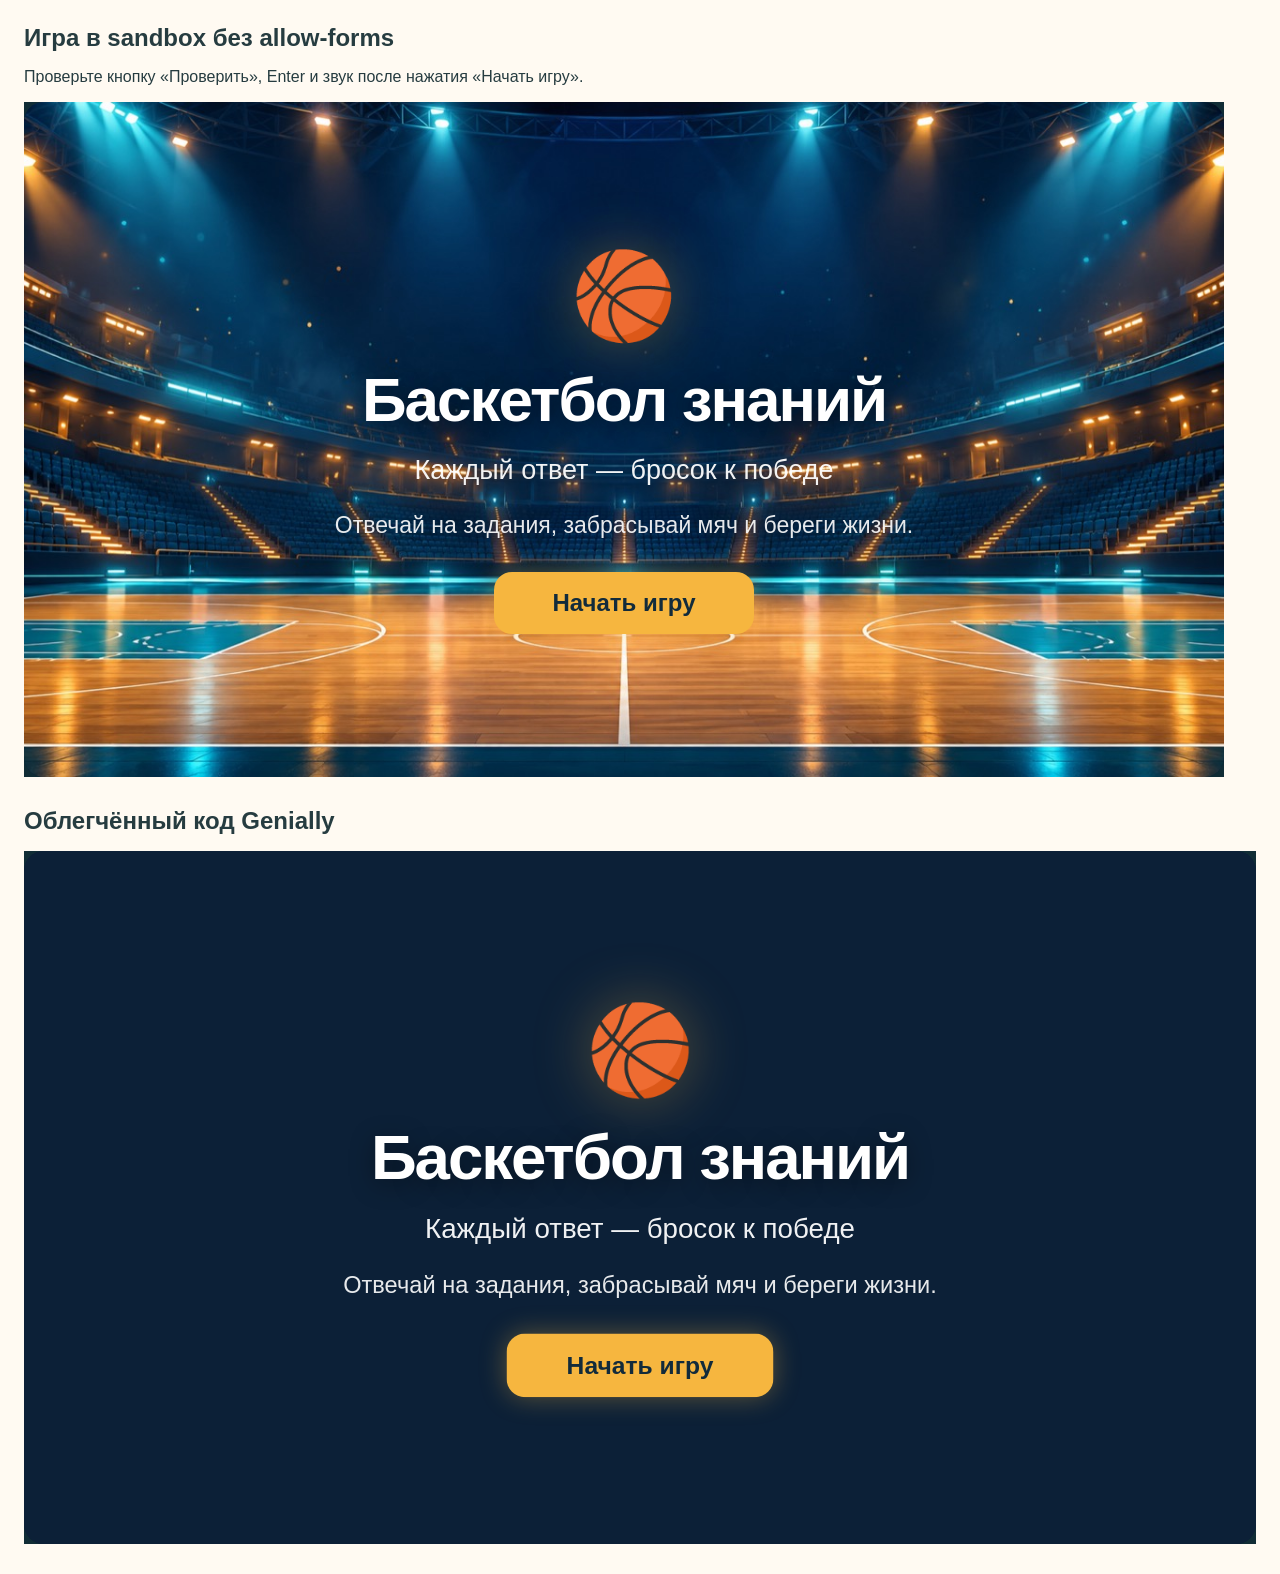
<file: qa/genially-sandbox.html>
<!doctype html><html lang="ru"><meta charset="utf-8"><meta name="viewport" content="width=device-width,initial-scale=1"><title>Проверка iframe без форм</title><style>body{margin:24px;font:16px Arial;background:#fffaf2;color:#263c40}iframe{width:min(100%,1200px);aspect-ratio:16/9;height:auto;border:0;display:block;margin-bottom:30px}h1{font-size:24px}</style><h1>Игра в sandbox без allow-forms</h1><p>Проверьте кнопку «Проверить», Enter и звук после нажатия «Начать игру».</p><iframe title="Автономная игра без форм" sandbox="allow-scripts" allow="autoplay" src="../game.html"></iframe><h1>Облегчённый код Genially</h1><iframe sandbox="allow-scripts" title="Баскетбол знаний" width="1200" height="675" style="width:100%;aspect-ratio:16/9;height:auto;border:0" allow="autoplay; fullscreen" allowfullscreen srcdoc="&lt;!doctype html&gt;&lt;html lang=&quot;ru&quot;&gt;&lt;meta charset=&quot;utf-8&quot;&gt;&lt;meta name=&quot;viewport&quot; content=&quot;width=device-width,initial-scale=1&quot;&gt;&lt;body style=&quot;margin:0;background:#0b1e36;color:white;font:18px Arial&quot;&gt;&lt;div id=&quot;loading&quot; style=&quot;padding:20px&quot;&gt;Загрузка игры…&lt;/div&gt;&lt;script&gt;(async()=&gt;{try{if(typeof DecompressionStream===&quot;undefined&quot;)throw Error(&quot;Откройте игру в современном браузере&quot;);const data=Uint8Array.from(atob(&quot;H4sIAAAAAAAAE929bZPjxpEg/F2/AkPNNIAhiAbA1wYb3SHp5LOe8Ni7O7pd73W3dkCiSEIDAhgA7BeRjNDL47V8cjw6r/fOu3fn9e7G+fnyfLjRmyXLkhwhf78l/4J+wf2EJzKrCiiA6J7Rrnx3vghpmihUZWVlZWZlZmUVDm950Ti7iok0y+bB0TOH8EcK3HDqNJJF4+hwRlzv6HBOMlcaz9wkJZnTWGST1qDBSkN3TpzGuU8u4ijJGtI4CjMSZk7jwveymeORc39MWvig+aGf+W7QSsduQByzcXSY+VlAjjY/2TzevrH5dPPR9s3Ne5svNr+RNh9vPt883ny++WTz68N9Wu0wza4CcgQoaqPIu1rO3WTqh7YxHLnjh9MkWoSe/axpWON2dzj3w9aM+NNZZpuGcWfo+WkcuFf2NPG9YRy4Y9LyMzJP7TEJM5KsESCiifXXz07dOWEFcz9UTMM4v9DMfl/v9/vnM3WtQ4XWLEozodlwHAVRYj9r9drjjjGcRGHWmrhzP7iyn0t8N9BSN0xbKUn8CQPAKScCiaPUz/wotBMSuJl/TobROUkmQXRhz3zPI+FwFCUeSVqJ6/mL1DYH8WWZBoM26QxYD+mYhHwkpmUY8eWQEabX78aXRW/[base64]/[base64]/GlhFpER+ZupTPXIzcMVeRRw6gf+mstP/TIpW1yoNHoVTLOaqDucCUVt2EWLcazljvG2gCzDOnIn0+1ckl6PhX1kqhPaY3WxM9s4CvXD3MVOwqi8cO17pFxlLTSzE2WqAeRQAPgI6YkJ93xQc8aZuQya7mBP63ohdnCW3KQk4BcDl9dpJk/uWpxPk5j0OIjkl0QEg4RQkmno/q1+4YhWWZ8KaECzvueTIZTN7bNbny51mcLrxX7QbAsKVGr3W2PvINh7HoeaCWzHV9KVjsXBM7vbSu+HJYwrcEFOuuLfUn+nBPXGhQ6GX/vEpfRBFXqTTLDUKUciEL7JMR2qOpOiMTe5Roe+HoIEFqenxDKQeMoWMzD3ekTSSzQsypzZheF7lnjwPI6VsfQgPMNw7AMFZTXOeh/[base64]/lHlVflKB8YOSFn5ddr99sjzhgX/[base64]/zwoW2sdbocI+RlTharjiI3yQkSAPnVD2ck8bOh4BoXDObP3SlZluw+UaRMiy5pfIlDwzFnO5AwnKy1TknAwNG63W5BAro27xqcjPn9EKcKLM0M5Xat08HM/DBbVhUY657XSaKL5Y6K7MW17LfLOQecc0Byc07rdoyO0W5XaDoQ1GUPHYQcHS6/PSQGx0tKYzdcAlK2WVbYtMo8Ohel2+wLHXTzDgqF3S6W6AkhHozmBu3cN5hjip4nuqNogLHpQW25a/vVaQfRRilMmE6uAxEKuEjRhW1IFsNcQk+otCZ126NOlwyqvNoV1yGLcRxnQeSjklavkMAm8zi7qqjuUo3yEl7ldmpPAtbI0EZlxazA0v1wHCWgDUvLbb/X9tom8db6zJ/O6HrvptmytAYiBW/5cwgXuWE2rK6D9rOmaZbeU+GG1bzr9YziVaUb6RoHyDR3Kpb1dUnhYf39u9J96CSV3GTsekTKZmROhsTzMzCvJKyaSgmZuz7oPFQuxJMmSTSX4iQCGZdSCLLo0t19qRIjK088apeS6zwySbtXcpVuckAGzAHpmwNr5B1Ixh3+MHClXjd/Ij105tVCuHLvqtb9uKCsd2AY1eW9ZXGhydm9y6xtZPfejquRW6MHncqC1Cn7GUXFsvdEzW8viWLWpwILPniZ0rOT3qjXnnSNsjlOA3EifgYi16aBBaouKFxJN7upltsq+FgOM8zd0I8XEMWMwrLB7WJgbVkTKPpzxYov1ad1JoyBKgQMBHcL1/Ay/fX2td4+5R1vXKPP+wce8ayONywRBlS4xfWUhXyIVOY4BotE6eE4KgZxWWg6XW/ktQtDeNcS6+xaknV2QNWS1Lu79tXuAmYcDMv40OK2UdKo1EAUpl9sQ5mgAI3PO9ZSVRp5dK77NHaV0KxDPDLuWu0K2l3LG4zH9TbV9cZTyW49KgkBXf5TEkz40lZrx/AgctnwutFX2Z0Dt3YOumVrzrZx12IWBV7eAzfOcuHvdUW75mtMd9Uu2BUN4tWIRs/0BuO+a5TCEKKUIPe0uZi0h6KC7BnVbssrrRidufN062i3a3lta2JVR9k78AbGjuG6G+AobUnM3Wy2FLdw5Bfc+SjxXemem81kTb7/8kvfl16+iNgzbuuIy79uWmQ+LE9V4QoFWbLrY1S6P2HWhoPWxhnf8dK7ZF4KX9GQLHfYLqn3mj9f8R0aLtO6hQBK3enQX4skSZSUBj2PwgjtOWFk+oDMh/kmDXU940vJc9MZgZBL1/V63WujaRWToqoey0wr2DN1Rs4TDJSiSVXudhruym99s3ScEBK2ivKnius/3Y5YXeD/OnNGjN1xmz2XYzF2jqxTohhf/2q2DnDz5+uGjLl7VL+BB90F/jlJl3SzjpakY9gXY/t2tCjz5ySpMwjynaOyjkJwuNkUxddtOmFLDZvX4yc6C92aEBAnrdUt1uhOnetTwe6amFBZ3cVLIQhjoT0JRIgW2c58P+2W6niRZtGcNed8WL+hy7bUaqnCx0qD0NygfAqW5/[base64]/e+A47eM+MoTDPpeTd9SDKYPnglOZKiqJJzJC2fkSRag6RjNybOuRssiHN0P0v8cKrgk6onBC0kZf9k7/CoIZ/tT7Wxc6Qs5T3ZlvfceTyUNfkQfgcZ/DyCn1P82YCfjxYRPDTkhi3vPds+GMrrk/GZqg7z3tOr+SgKUmcJUpra8u9+JmtjL8ps+cuPZc3zz235dx/LWjy35S/fk7WQPLLlr3709/CL/Qho0X+FX+zHlBb9En6xH344ya5s+au3/07WYt+W/+l1WXPjOIkuocLbsuaGU2z/9t/LWpb4/PE/fiBrsZu4QUACePtLWYtJEtvyV//ul7KWRbb81V/+layh1nWTJLpgBWM/Gdvyl49lLV3MoeFPZC1OIg9+vgvoZPDr/4Nf8ONtWQujjP7+kay5QTxzbfm/vydrI5LBr/dlberO5/DzA1nLZrT0E1nzSIA/P5S1wJ2PPPj9G1mbL2z5v38ma6k/hUb/9JasRXMyhZ8/krXAi7LUlr96/f+VteLnupiWMPKIo2TuVGOCqblZlvijRUZSR5ZV5+jB4e1l5k7Xt5fFm/XRbZ4SsT7cp++PHgDUySJETSDBCnJJvRGNW2ITN0iJChyZc0W0SMbEYcyItdWhP1FouR6QcJrNjrqGYajZDOJ6L4KRpcib/7r5Yvv65rPtW5vfbB5L2zc2v9l8sn178+nmi81n0uZDeNx8DiK4fVdGB0+Ko9QxNI/E2cwxhgIOGHdDM81RVOdoeTHzA6Lsn6b7ekbSjOFyEkfp2Woly+reXhylhyUM1ThKm801hZqTIHEv/nUSLWJFXRZ9KML4EOYtx5GXcmV4P9++tfnV5vPtO9L2/958svlg+9b2dXjcfCShovli897m080nMuztIB0hgOs0m3GU4mBHbuCGY+KYQzqaHYz39lgVdVlGx6HosLfN5nD39Tp/3WoN6cj9icLhVQay+Wjz8ebx5tPt69t3tm/CfJSGRAuKIT2W1WFCskUSMt7Q08AfEwUHqMVR2jLVdZnMbjJdzCEqdSOZ2biWiC/vglzGCUlTPwoVGNWaFbtZNFd2usFCyrySVO2p2UTOOup1KgT4hzJnfrD5zfYtXCM+5bQQGJmxKlXRMgh6MiVUbIasYzrf45lTjK3ZPAMUbo1nNcT/LSxHnM7VzhhMf6KMZ4xAtO8KYXhFEqSkqH16Kuf04IjN3SzHjU1dHKWqjuXK/isnbuu151r/9qy5z1l3HM3nbug5WOMY/z0xzuzS8EDuYIj4FoXNYc0YOw9zNPyJciJPEncsa7LH/mb49wwc32DhkVRhjVV1SXFwnYKJtJHwMKTkAC2pyHMKzm2OGG+USMKG4Thy+ijJ5AozwrR6ZJoQmNca1jyROS6iKF8rvBX9cSZTDVSjWs52VEtZIrfvbH4tobL8cPPR5tPtGxKwKmob0JwM53pZbDbzCqjun4+8K4UWqGs6GggQjIEu9TSllY/leRJFmWzLc6Sdxls1ObCbyA1GobxaCSXgjifzclkUk8TNogSSbmV1WZpXhKBR+0gptLaqyRhJOAdbD/JywyiZu0FDvhkfsKPBtiv3P3ITLlysV6gnawVdmrxc1uQv/5sMvdNYm9PIkgVpFGJY2y04KuUu0VapY8RR4o4fkmxXhfAXTLjr69FBCFV1+ViW7QJ7RkhWA8aRZgnJxrOrfCQ3EnBEpn4oqpbcgg3PnWJ6AGESngOTwx5/WmX0X2y+2HwIXL19ffOrzSeb9zePwUDfvrF9VwL9u30dF9mP0Ej/SGIw8gU1ioEIJPSW+GYtayT0uCCgo/a9iQLVQBIYMt5h1U75OXQpleDwLpLoIt3RlNCJqqdx4GfK/unp6em+qtOwuJJEF85REl3oWeLPFVWFpdchodcEJLgeLHFYEl2AuZlz1VKumwvOd7jLJGuAlj53Y9off5fgC4aYvCerWGVMgqCo48GCxdUAvIKppx4hOl9OA3i0Iauq/mrkh4osq8LP6+oWTH8j0wT+vCrWvqxh8bViPKTrK9BhF/aJnPqhrMnjKIUlxIXfQTSFf+Hn3L2Ef/2wdl2p4sFeXI/JdUOT/JC7TqXRCSOPfXm1OpHRlZA1GfwIWZPRiQDEZ/QZ3QdAHn0HQH0hazJ6DbImo8tQN5JjQN9G9mFonLBXZ5x8J3K6ACKD1yNrsh9mdYDqCKzJmgwu5C2YohvoKB/OUX1J9GBEw9AtMkevGouP5F3ynch3GMOvZU3+C1mTb8uavHryZBX6K39fgb67nH6y+Xjz/uaj7RvbN5mlRc09DAB8uHksnZ7KTQ6OQ1tzVPdPjNbBGXM2xjNVXYKOpttVznjGjACspWtnX8MpoSCateqbjTbMR0srq/k8FdhRi23zuLV9d/PvW5v/JqJa5XNOupl6jc24rmrp/4zW8efbd5/CMRAhXjdpQs9AxnQxAkM6XcRgd5VWQkrXih32F/JqVSl6JTfN5m7ykCQVerL1AiM7opWD5irWpzAABVpriAMAzNiziNa6sMnTxWhvL13EIpVR5I7l+QIiQmhBgNG0GKWLWNawXjNdjJrQasgpny5G14JgzYW2YrvarotehS5jsATjbNZqcd8K39CpqHhSgnMBqx2yOz/7RCepzuh9kneHoErenbgKMvgqeKpxlB45ZdijhLgPh6xS02EOIF3TvzmPthYhIRLBiSAQKG/74BBWDulyHoSp05hlWWzv719cXOgXbT1KpvvmwcFgH0J/[base64]/ip1NIAwv+ufMssN4raPATsEicHn8C4JLWXJVpk+1znqMnjJuJuakfHAI+WzSOHDT1GkUu40NCVNdhJnDYn1O0tSdsglkb1hHKoS3Yzc8erDm8aooUQTnHWLRQFLqsj8XBAqjnaou6XjBXhpSOjcdBh1bUCsW6K5hY2omq2pemRKGuvEn5tkxc/et/Fc7/9U503i1W44Dumrih8RbrfhrsRRMkTRzhE6bPJDAJJyKGURJcAx7e/unp8qxDR79CnzOVbqYrwJ/vsJ48IoHhlfcmVuhU6KejlZsPYQ1++QvXjk7XR4LJWxpRE7d27u1fyIsm0tLW4vvVTa5jChQptEIKZ2X/DXSrp7OdLEriUq4mJPEH4Mfy4TFnyhwTjWaQEQS3KUUBUderRL3gsdYLcMwVqtbUML8C660FkFAEcL11ClqCEINcnS8wn9v70/LYo2EBmt+hQ6pWvsedwVWsCGA7++WK3j+OZTul0tj/3QExbFfLtegUCqX3YGyO2LZye9+9uXHX739t2c7/Z387mP7bKe/k6/e/quvXv8pvmiJL5RTT9WUY+fUQ9Rvm7r49sv3ofAVq1T2AZa1uUlDpe98EUzdxFnKX34u27Ji7lsqRAI+ow8dfPgCHtr04asf/JS+atOnv4YnC57Ww9RJBcy//PzLz7784qsf/PSrH/w129qhncEezZDzyP4rJ83W2fGp1zxNm/Dv/[base64]/u0dS0aRSCdTVcpRui3TFULm6a6RnP4xDwrx0e/Bll2A6g5wruxU7+WCLQFC4qKpK4NlGJEMo9vXjfAZpMNkMkwmstTFqBCfmEhzgcAT1FuUyd+rWrK7SV9RcUBiFK8fYDeYR6dZgC1URn0AwWFSN3nUrTmOxjRIqMCBfZGmmMvqrPlmqmCMWWGY1mRbVkV9dQ/vc7VK2O3LHpIQlADTGyUY/vUu3uqn3rNFWgA/fjUu6sqx/YJefEs1w/HqzzqvzpR1OZp6+7+K3e0s/2pulqdYOCRAs5jQbccUdWcpnTJKK1ITMi10cKbkszpmpYWQjJUOOW7e4I2mS7cxFOQ/1st2qIaqaOlRWQyt8hTyPxxlrFvg2Gt/9FLGqG/Xlzv9BMn/txNrhR1yXqkW0MMsZ3NIVF/4cRrSAeHUoNqGU4cmCQlj3ClizkFLlQFJlYrTEyTnGYk9VNZzSMO2AgiS3x4zM3jjydY4WwohMIwLC+7I4iFoWRodeExHiMToiwISkXSV3BVKrhyKubc5rJhYsga9HkBAuVek9UliPGI1ls/mRxCF3TEOWlxgMc4ryiJrmrn72DU9JU7SktvkBLHinto7O2N7liO45jHLawZRxdKy9XM/ZFq5wX0WWgfhAxwEE1LgIGI+RvTgHfwxCZGcStzube3/[base64]/CwU2XlrdK4eUmGbu5dK3qtmkpZp3M1fmJrQSC0eRucqDRizDpcQpqF7QBpDSytGth4+s1YVdfjMTsaasxwHUUjovEDS2v91/3vf1WO4M0nBn9Rh9Sc8xKSycG/RQkxnk46PpZKHWSS1SWOo/C/Pa9PwgIWdzx8+Ko80mgRd+N2PdPC8cVc4cQOZWzDPR1FA3FBh1Ye71VMfwg95g0fsnGeqp9GcKJFzFOk+7P5QCHt7kc5y+uuAzRdB5scAjjHTNIo8p4DJNhgRKgeD+3usn5yjnksS90r3U/zLsd/boz+YWDiOA+BzIcEHck6SK8X3nCNWN9cgvsf3HCrkguC0enO/xQjyrkuoiDUoBkqk+WqFeCf+WckPp5tyTuocLVMeY0zVnZjHadpkcYZhPkmww3uf4Emfc3Kc2qmeRd+J4Mqu78Cy8YKbQoS/FN55xNLu2cy6sJ0K/Suu6jgO/01HvFopj/CswXO0yS2Hxh739lh8p5wEChZQHiKT9/bKb3VB5+QaReO/aIfaIz1XCirtPn8+Mvb2yrUZiaBbeVc58mAArateXwHe5SomL2xV2h86JdwwDKZdRImX2ku4f80+aWz+ZvPB9vXN4+2b2x83tMbmF9vXN1/gRt3rm0/KhR9iltSviuK/wlqfb76ABwj5vy8W/N32TSx4E1INH28+R0Cbx9u3YGfgGqgSbhG8vn0L3v+H7Y+2P5EAuc3HHCDkif2Q7x9+QlG/RSF/sfktAnxv+9bmI0gj+2in/Q8hHxB+/mzzmCIFWQ0lZHFc29cBAnTx/vad7dub3+CImm0D9iwgAegt2LOkVd/ZvMeJtflI2nwhAvp7THmm2WVf0DFCnd9uvsB/tq9v3918COA4TkjA7duYb4FE/AcG+11eg2ck/bhxBrHpXLnOo0WYFcyrgIWi8ROvmvS85AiMr0lM4iVHWq5VaclWm9h5XsdVRmENVY04z+t0HaGM4zyv49+TWIdr/BbulJytVqxQTxZa5vjOEa3inw2fwXgonLd1ZAzDQ46vRy4dQ8MTGo6h4dkNJ9bh2Q+nOj5rkIHhPnQMjenaF2B8jsEWD+Lx54skCqf8gV6aIgJjJRps6RC2C6F5JM2S6IrkuxKA5KMFWRDn5Ewbz6KUhPAL9Svx4Gfmjx+ibaC5oT/H46bs0TsH4XoZzpbQkvki9cfs5cLzoxdgb+gyYy/dNCPJv3Z93hxPqd6HcHvqhORCuudCDAPutvKIt1NOqz/HUUidk7PhM/m+xOxl6EchgYaxc+doSQLdD0OSfPvle99xKqqt2C7KA1TBmkNLiLcYE8+JdUivSlN/5Ad+dqWz8nsRdM/2Ge4Rz3cVWYkTMiFJ2mJ1WnOsZDNYqswCiSTlnaSzxWQSEM9xnaOl65zouu6eCdFJly1RLXPoHxlDv9Xia/Or1CDDW/sUOho39GA/8q7iN01VHZ64J/6Z5p68enbmnMAfDQrO8uzVfKRuCpdOwqob6/g7PfG9s2PdczMXUypz+j7kSeBBmhOY5VwFjheNcVNbHyfEzciLAcEt7sydgiup467Ud+Euy3GQ8kxNAFLaoSEBHhN7gW1xwu/S3IBQCxMqy0MsQeDf8dNMdz1PkfOLI2HVhfeenziFuKK3nsjHcpIFsi0HWcLA4LWcRT0+cH463gEKKLLnn9PMmeLcvKxqeMZvtwYWQyCB1dTdOCYQZINyhh0r4lXU4TP4VsfzJXpKsj9KIC8xu1Lk0nUFshbnZ/vuY93i1I86fBoYeAxvFww7SHsDBJpyuNuSn5W+qXN2HHS3MS1vyvGl/AQIcPRI1pQqACi+779G7laFFvjoPhhYag10aPUtPIrp1AGkr4bPQEpABSw/26hScBUuLB1/hE2cfKma+BABYOcKMFkpZ49xAFcn/BkUlpDMz5Q5D/ByV+U2Pfq0DxeOrtUHBYPR+vTAnYN17vb6XayHg18zro5GKUnOQWeTC+lPCBzk+h4rUiZ+pg55BZ39EBgUB8DFw59PHcX3QCvQsyBLXg6yRiXCn09lqKAOsVRPk7GDugYse1bm4oY8e/ASdzqFVEO2QtHSKMSda9wwoSUJgUwTwf+GUtEsKERCuZj545m6FMlavH0BeN6RhUOf8rC+5ks4LllmMZbAvSJJSfB3DrDK6vB7eLkO6Fd/GirYhgLWlhUcbETzmArhahXrjLngUatgYVMashaC9B8/WCSB0ri9FCqI79cN9YEtyxo/174D4Xv0xfGxuebSwtQU4q6uBQrjOToFs0M0eisF54UlD0NR8tCaXDXSJ0luwnKCrdXhiLp2vOZwpEfhOADTA/fISJguEvIcGBWKOqR9gavEJn8kYFWqugTpvRXraI7oZDIh4yyFGBfz+jw/A1rnZlF5Vxt2R6C9aMzwoXHb5sIPvehCf06oslqxwgsyeuhn4ivcKuSQxL7K9hK54PAVuE0sN5zEWmy5hfJSJX0K/[base64]/WFZaPtFzn5/VCzxmXGPR5BHofU8YUdYhVGNYO/cPKODsWHEolPe8/[base64]/iTuPX45EEHnM2TJKQ1JLIJucGupwmmvECjK6YZgVPIq6N+JAqVruUDfM7lMD2OlawBdowQVhiiIwFVW1KBtQlfL+LjlBPJX6LnL3L4z8lDhKzjnF9DCtmjMHk9Y6uebB/zHxA64q9dSdxwH5Ezcjd/Nutd2XqgaeJlMCIKcvzNwwJAFqN0OtJOtAXZ5DA3kV8AybPRUn2GqZ6t18g9Bs+ftCQ80qS/5NmkqjYe9qHf/RwvW+RSPiN8lFnZ6jELml44Ze7KapzIsLEaCLd/4s8BV9Q+enojYpFJVDe0omElUo/gv8AYnNoNPAX2ZBKFldguZRulZbMzTd0qiKUYdY2useaLpxoOlWp/yiP+houjnQ9HbeYv0M33PM+8BIFu/[base64]/W66nC3FffZWctOB1saxViMjjoULc9pEF0o6H1xm21GLp39V56F0zNua3K27K1v7/s84QzcP2iC7pl6XCmw5WfbXa/vGdwhTKYj58TU2lr3DLfHfOcINylfCjNlRi55VqHmNy1VM3v54Tat2CN6ANfV3F4WPUFUY7Uy1vElgHeV28tkOlprpSpZgsrt+FhvdyE3rBgvVnqeumkk0NjIwfqgP/MIW8VNJcGuj2qnRYhIo9c4sQgFxu2gtIia2NUIy2ol45WkssZjNUIVeMQQhUavWaFv8Dctnvvht+lFQmKQg76jV+v8Cb1pLK3Gk7RRdHmfXpkmTP5aDPxWyPUC5HQreN2NlqK7B6GQSohHvBtnx8mnLRgB6Yhk+nkYWWP3Icn4gRhxYLykNBzZqB2CmtP/OuILlF/zJW80LQUrqjcP7QxjNL0uUJFmN0Yl0uyGiET5ZTUcUXpbhCJqqILDAjqz6MRoqpZm0k2ye7AdQdP6uBmPOxTc1Su7g/Sdqi7xL/MVwLOmmxq5j3BTW1pZDyJIOoFjEPT5el+Cvq/zFtbCaMYBcRPcZ0khfAhPL8EVReduoMD2jDrMN2mGed1okSniFo063NmwgWhEvqmjLsfwNsi3WL6VuLDjnL8flvd/1tUdmXw1cJ0jV6fA4Bxyzc6NMDbcGlPUZWmnjAWeSvF+IZ4X61jtPobbOHvDVXiMwVN63RSPN3EphRq6oMWcEpxClMSKpRixWFuIEGN1xoZ1EhYEsib/j1+8+7qsavT9zJQ1GeLgpf7hN8T94OtfOlxEwKvHOTB+e221LS/[base64]/Zm1oKmTRHd4VuLd3qxx+U1HDpCTLFQ/qKUyRdzMCSR28y9WKDodHNtggW63hIvbcjHx7wdIv2YtDx1DZ3XyKutZMuM1pjRvT9GL6F+FasLU2W3gvBhof6YuBxm914/[base64]/nJZ7xgYwA/kxyAiOQFK5ozUpkdMzPY2STFHo4SZXf6010l+jqe2RTu+sVPmhoGG+e76LKgXHmL8lNyP9oQ+RRRLgznxKMtajA3lq11rueDNlpF9SMxguqIz0K9HKjvQL+shs0khn1vZrL+E9k5H+Wm6XRZxYxZXk9gP6yT7l9jLS8SdcRA4f75Nwo/L7+GIS+PFxy7RNcExoZJ2OB8RwtvBkdYmC7ZAgTxao7udDrSJRmZpcq1UBJsadKRRm+lP3PfBzSMAn0Z9Pi4blWkjXlGTP8dvrFLk48yxrEV2IafelnJJRnlPyXJIB9CRHSiMKaydI4AnM1hmMs8RfJFDXzxRabceCKd/hK6vDou4NaGcKONoV3hBbCjxS3fsWOKb6qsQ/1ZeCv0bN9T+rrUbfifWoU1Ffj/o2hQdUrUWvwz5Gx6jyTm3KGvtwmNRl92Sbo7bVNWRbhhtQ5eoOZ0EgEHi2vOymdvA3oCv5pdlUvqnRnxeW5yeJwG6T4duK0VRsWzeN/jnUjaPAz8iOMmQN1dKCKsY5hHJc0lDE+HqMD+Wlg8dC3DzXBc6Ay5qcf1Ivv2pYxpWUO0GFgTMhz0GZqi4RjCh5tdWGpWqVHCLI5vou3oYg/e5nktzEnlUmhbShmC1U6eGlMdis8ld/+0tZbcq8OT+jht7P9YPE93Bg9mcfS3JTyLVi1sp+z1Cbsi03eeovLb7TM1Q9dr37aEpammzAopTv6WTpDV2iiSlrD776mx9A7Aee1tKXH0u3lyUTc71/e4m2IT+zTutkinmgrjFohIcqHqhshhlpkVx1Np5aqkaLyk0RcRqHpyM5IYH2kFyd4Qp4gpDhDiVgizPtBEFoMqXgmXaCzWFVg+GdnRWnMJ0YbqVGIT0BcE8XfRKMkSL+Mb4x9iEGm66JNIlqa8ZjTDcFmG6OLqlrftYzcir2gT7xQ4/mzJcWwCESjNkkoJEd+CZuS4mO9cvVylBVlr1THOEvWe+lTVwu43AqF6YFbGsW6Zr4oZ/OFHaFgD9R0L85ckSWqtQFbVbHOffgVthS/[base64]/chkAD5L2jmZnwQ94n6PKlKuDKFXCDXjTsKzS7TbM2WEHR9jdF8sqm1J+rGXqTDHbbODX9ILf2cwz2dbF9sjueZ8n4cy/7CKrxwz5GmDFeR8GDpyZXZBwt0sVKt3YIIFzRALagVrXAzuew8AziSwfGYIp2R3g3t4t8TDLDsb5e66wvu5U9IoskXQxmvuZ8rxeOZ0FphT6e/Ob/HO6CYUREPypPyRXgOqL4O/Le3u0MINLseDPFDOgHUd+6bt/9G9eluHoUYUdaYM4wb//in4YFUI2hSAo6pq5UCecXlpBGuHYJYWtFicgs9R5pDP9V6sH85/Dip8LbTkceg0UFW7mZ8ilj4LkR7ORa3gGKOXyIf6lg96Z9mMZFtVItmUc7ii6lFl98KIc1gsvY8c2wfmlBVE4nrnhlF3QzRaZ3U6oB2b/i7h9PcSR50oRLzCvqFtm48mqFun0Kp9CwUZcwZbBFP6pJoufbATNSjmR52BCtuR6XavQrqO9JgtfYCnPBG3KSoSvIDGtRctvdDPbKq8GH/UYR5DcAQHIaDLhcCGPwYclmXpHwnDoje6V0TDlsRQrFlHt4vuT2H1fzc3swE/Lmfq0KhTLFSr6acbuXE7c6Ute4QJ5iXtBuQjqlBdrrsbyTW96WHCZX9da0znmHQzhatQir5nejxVd6FEIhTTji5w7R0uGDXI2Ocdoz8sYbgHzkGSYF4Mzth8HLhzARlW6FoBBlBxhkfNdVcKrRTHtrq4OW8WTaJ6rbTBbMSKkXDpHl/RoJMUU+RrqHnIrk7U/gW97nOUQIPNxTLCmZqrDSrGvGRrUV4dAfYWNJ5/4a0Trwe2l3zTXugRRJkw6faCKroqHPkrL1MyzIhuZbXJ4h8ax/NVf/kSGjzT8VNaUYhpfdfymB8N69dBYrV49ysdQMpCHJ6wYTtrwn3jepnjQiipnbGRDZKrxzA+8hIQnr55V13CW/ZybBGvOR5DrLkOW9PWy+CAnhHR7WRkhOIUjnX+IG4YIo/ObXnV8IulH6hrxZY9JdAHODZ+kqszC8eUllsFv7iHweKesivLHpiFTuirSnq3E6G6oLNpeW79dU1/L33ZKb6mjo8n558TlPPNEhF27B1Y5FQPrwXeAyrATZrLT3c+xM7A7cavSjtiuHQ2dgxGCbyqbrXxPpbr5IkCps/o0zjfHOeOoz5S8FLgj7s8wKV2BA9faI5avX/LJaTW6hbbjiFXMqiJQm0XTaYBrDU8V025BH0KAq6RGy75+EQT7X+Lxi4kl/yKnvxhsveKKZVVD0h8rOAak1Mt4WADYWrUVXG4qLzqqqjaVR8eQTxq4NCv/WJa+ev2vJbn5SCy18bbsIb8rFWTOK3nJEDRwapgdqMx2eaucDE1ytreocC1ZRjx2ICh91iOubfnxDNgzLsnDDpVCPIQJ/+acK6YGsE3B5VO5ezTQcE3AAIsFb56lHA4F9mfdUf7XcMP5hnwCqfQ5MQjR1iQPFYFV+OSXU9r8B9GhO/6ZAjl3Q1arurPN6xV72QxntsftXJ8jkGZFYsCQ/6qBv7tdXkqtYYhpvFpd3oDARgWvUCj5SS28Zqak14poVTnCBLf1OY5MICtpSTfTjWE5gMW8uGubXma0NY9MtY2dXfbamJIY/WF9IAKt1pAfzB4We/3N5rAUo4Vb4zAw07whbJZFGayW18fMygG+XTGq7AcgmXk61JMsCiHrga6TqKvxpMs/V8R2/[base64]/5TqmOFzXMSBIJZXTPVptBal1RCo/5lVfXx9t99o2VIJBVbfbEigCV7nPdgjZwMmq1ujVTlzCOQi/wUCXmguKtNsf53nK6wAPDdl4AqeAAEYbFExBpS9wyS6KylYQlQnSAV0W7G14e6zQdj+zt3WLXDhSfK6Kt6XvlZJl/s9OWDcmQ11q5pNXBzFN6UMTWO91qBUNen2lLfpTDHhjGfoyTpKcxIZ5GXAix2DJxU9Lyw1a0yGBvdSdBMF6kM7icjh9lwuCYs7y0Z/plc6Zf3I1xQlnU7PutkX6xb2lX9ky/[base64]/O1Va6RfFW9bCieBYXfusgG7yTivcFcxW/y3Ct/[base64]/60bbfGxjI/VNdY1vDXS67lrpF/LX7LBOQrUYZ2SFRIZxJSg1apIb7hpmWB5R+oxj+lWlXYJbHGi/0nwOLghS3cooV1OO+JtNFJ0RhOP1nStWg+fSoTEtZvZ2Rd+qC4v/BBOuO/toRFzZAzLKbIs2ZS2IJ5cNrErifSFPF744TEeV7LZsaK6fO/8wymEIA7HsX7hh9Q7s2MdGrJQhZD4yL4vXrrNYV18SvBml67WictzzPMzHSx5PK1kja9WMnzGfAJxb7G2kEGe7qSOl/ys63LHkVz/4xfv/qVs16aRp6X88QzJe2CbhnpT/nj6lInjdM/ZVNd2JTclU8wBLX1ylspX/+Wn0u2Sic6K/4N0e1nYxQzytdk8ENlERoROKtnVsO1d55dWE9kHeSJ7WpfBXutE1aWwp7W567XNn5i8nj5V1jp189Z0/y+PtYlxN5k5wOUrWNnFkJSR1SVPL89zxndSxnmW+DWOmeDGM+kEn5b1XGRyU+1VciR2m+Wo45VgPJ26uJS2Wh+URnEzRFHOTifujo0ps3pIN/WERKgFeTN5bgBJZx/WAfGsAgnRGVbZQRj29Sd6ImH4DL86ldmQirosrnDD2Sgr5PzqHs9P+XFftaqISxcYCId2lq5wQQLe/rBzzQNY9cJFH8dwZ15acycIJLfTuM/XS4ivbVOfE79zI9iaCva65IiWl0tMzqXb2LIMl//5E4XnYlHvkNFbPkzPp3j/1/PRpdOAU5mmgf+XP4kkN/FHU24cHcKnvgMijS+dRtdoSOMr+jdxGp1eQ5r4QeA0niXeYNQ2GvCZxeghcRrPdgyLWCYvaLFP2HUa+0eHMXzRyXMa9zpS15gdWPe6htQ5P7DumT3J7P/xoCt14Ic06NwbdKDExJJBRxp0eIeQ5yr01j1oH1hWtbc29Lafnk/hU3kCSagffANJBobUtm4gST4C0+xKB51zy+zM2t0/PTByergHI288EDA0SbvbaVcx7AGGoCmkS6cxaEhX+C97aXY7DYnde9UwjW5DSi6dRr+geXdiTdr0scWT/hv6gSV0O5lMqn0OxD7btFPAjKNkFZ12BtfQ2+t3u+1xFXK3NLvtvmSaB4HZlbq9WbsbmN1Wt3evY0mmNQg6A6ndu9cZSGbXDDqDltW51+tIpmWcdzv3Bm3265reJweTEdnpHWebBIEfp5RbewPKrabZo6TrANteOY2Da+H2Ox2jCrd/DRdxs/[base64]/sFTwe9LB+asZwQd6aDz7Y75WiF3Y9frDMqVLcnst2e9g6AvWQffhlnotiyjBQT5drtXtLV6/fHAhLawzkhs3mGWu2ZDAsupBRfXOY12jz1OqI3dwGPmrOyCyecoCryGxLJgxrMocRpz3/MCkvdn9tuk02sc9Q/3oVoh+L0Odtsr1I3VKwS/bVIeFHiP0bIiY30mY8A60KBtUaZtF2pq7B1YvVGZXD2pc/DHVr9lSf2O1HnUtVoHUnsgdbswoa221YIVoOi7fWARyy2B6FmweHTuDfr0b+9A6vUfmYbUlyyjZV3DcAzQzqp0PT9wwc+l3PPP+Rfp4CqqpAWr87Ui/tXf/OBw3/PPAcT6meqVvvnxgCnJ2P2iz1+95CkNcN4aqrZspOMZmbt/ShL4LGLDNrUGnKJt2MsGuMMNu7H5Cd5I/ClcULx5D+4lljYfw3XKeBPyrxtaA/KXUvecNGwwrLTGo4ULlz027MbIDeA0s9dYaw1+R2jDhmukoZXnR9APPdXdsHuG1mB3mHFIaH81bHoFb4MeGW/Yy/Vaa6CFD83RqWzYjWeNkUnavYbWwGMHUDJ2BwfdvISdqWvYhtbAs3I5YHZ+Dd8UPjHgv/CDzA9beGauoTVYAKJhnywbPlSgKrqh5cT6KV6+/AXSBfS4WOeyYQ+6WuOqYVvw96JhW6ahNWYNu211tcZrDdvSGvxAGCITcZRNrUEjBDnO1HLOH+G4WJlQDbvRWGsMTzBIBCz/E0zj9sfbv8QboxmerM5lwz7oGIim2Tcomm2KZscyEM32N4smpzIikKMM/Cug/F+2725/WCDL3l42bKtnIbLtA4ps10Jc4c9rDbvz+0EVuy+ou/AETP8jfrf4880n0uYTafvG9ofbn+DV3pzMWPkSJp3yQgfRNs12jyJOWaH7TbPC2VprCO4TiA7zoLi04dunknjucFNeerz51ebD7TubXwtXmWOqxeY9kIXtG/BVeAn++y1+u/Uj+Hh8Q2tgoARA8JvUf7h5DEA+3zyW8FOw7Lr17bsafX4Pb51/Y/sOfnP+1xLct779IZCZXaj+0eYDePgVnwG9oTVomAK6+fnmMXRRvTReiGOU9MmkN+q1Jw2tkUeqoNS0rFF7BDolD0Y1bLZ20kKIQrBpBe0PHArigwtfwwZupTkxDdscaI38VpxSl/wGm4YNmkG8rKZhG3BbzRMUVaEUx5bR7lcHQcNt1w0ij6VQbMXoSsO2+mLXuU411xpXdMXS0dAaEMAVRZwkEfIPbvLRKrDBR5UVVUH2ssH2sWCs1kBjj3+Ojz0cehBANdxTQolwkzFq0zWsPizeUGhp32tFF7Hxai/OrmB8VzHgRLObG1qDnuYADvkH/Lrwb7Y/hr/8YwFfYOH7En544HPQ7aXPkG/fQY7d/gDfwycJ3oCvACATv1cVpO2POYTfwv3+2x8hl3+6+egYVpd4F+/+wOi8dtl/tc2msGE3uji/GP7hkrur8H2vlS3ayYh0jF7RtCc2vXax8L3WwcPxI2vhTl4t2vZvbHumNdj3NvALEcUnDc60RunrHXnb/CMTqN6Er2/wQbF0e/5I0xAaNiyZQv4W5SGeOgnTSgLg7Nphhcl5/8KcJg8LLuDHAEp8UP1EA9Xhm8+37+DD5pPtG5vf4Bcp6ubs4dww3AvzYVQQz3rKOfOiV7tGeNk/L5p2nrJpLzEfGVlyEFzDKX+gU/bw4dh9NJp6YTFlOLrKdOWT8ol0+/QUPjO6bK+XnbXUlNijCY+3rxMzL+h2sldHFwXxNr9ABni/srA95Wx0sv7CzV4LxwLAv9q+CR/woPJfC/AmkSTjg77/8GosiPPmH2HN274Jq/LTQizPuvm/12QfXFzGr87JOC4mG1qWJvvvNu9t/9323e0bsMBroIofg2kB5smvgRQl1Qor/W/xmymfbb7YvrX5IFfCn0BDW7p933FH13GFdf4wHsRtY/xNcUV7dDnu+tll+xvjiu4g9F6bdh9F3yRX/M/VBZufb9/a/ArWRWn71uYzXCDzb/t8CCK9+Xz7Fl1Rt29vPgGtDCX60/OV785nB2EY+yJfeeiUFYy18+UdQdOzD/C8v/li8zEzQt9kxun/cx3zWKm7CIzF5ddfBeZX8/6j7pVvPa0qF0UoST3DcI1+0fbgf9upf8IMnhXWXG6eM5u6C64oOFFd5qr2qr47tdSJaAxPrEkfzV760Y2SxS3cmgHlna438tqNin1Or60s2+eDOvtcaxRnH+g485xw+shdAHATyk5DrUlOscMAAb24g9P2D9J5WWsN8cgEIP7EqbvRYxEwH+SYd0XMLQhpiER/0rxCyKOKeieXo5epZIGDE+4U5R7nH6pzCZ4Yu2YCkMY0gW90knoF+oaAPoQ+/sVzhGGOOfVDfw9cZR78HhDG9JBvFOF2jjBqyG8WYUbi/MyHoJfhEjqhO0uQOg7r6/YH2jSPNgnf2YOIEPjhn8MyjSbfG/[base64]/0fwCovq04+m/hY/lPrO9k3wmenjZ5svNh9sHmOof/sWOkpvbn8M/KRLlQ+r/lpCXx2+EPv498A/Qme0D3Qciy7/gHmq9O08wLz0Kc1c9/Ev5hXKkH+8j8bl833TCrWLQD0+66/G04bWgMsTYJsqy+LU3t9P3At96mezxWiRkmRMT0fp42i+P3WDuf/aHPelR4TE+yxlLAr2564f7tNu90XYzPfGGzr2X40JlKVIBPOgf9A/AHfQn/qhG9wXSiHiL+4fFHhjincc/j7QFkCXsKZFFGnLsEzDrCJNS0Wk2a4GRxoS/X9PSBegr0Xa7B4cGP0dSmOpgDTfY2FI4ymB3w/SAuhrke4cdDpWFWcsBDmBjwYl2X2SZX44TalVgaJIfWT4runzdFgsRAHpmIf76Tjx4+zocH8UeVdHh/uzbB4c/f9/Uknqf8gAAA==&quot;),c=&gt;c.charCodeAt(0));const html=await new Response(new Blob([data]).stream().pipeThrough(new DecompressionStream(&quot;gzip&quot;))).text();document.open();document.write(html);document.close()}catch(e){document.getElementById(&quot;loading&quot;).textContent=&quot;Не удалось загрузить игру: &quot;+e.message}})();&lt;/script&gt;&lt;/body&gt;&lt;/html&gt;"></iframe>
</file>
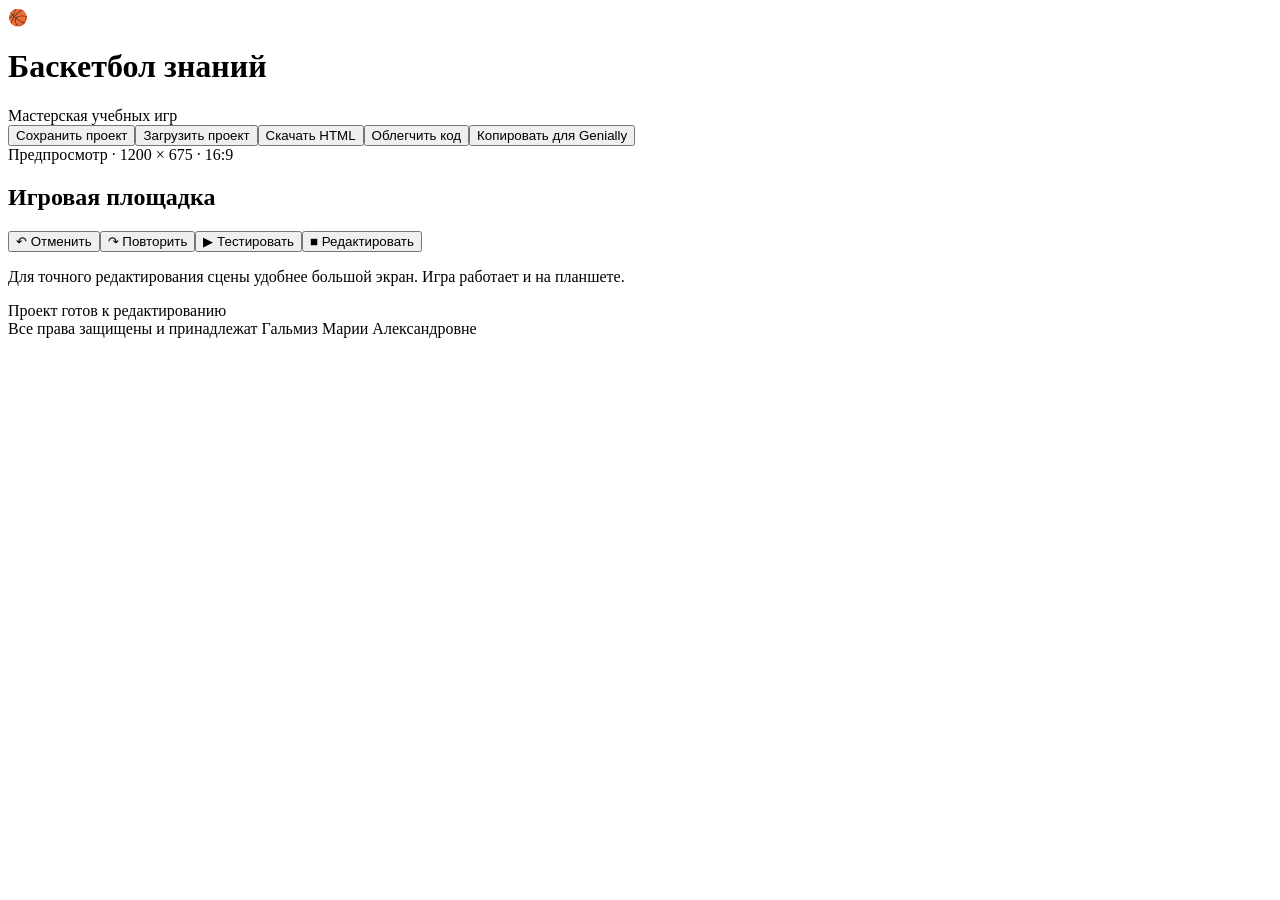
<file: src/shell.html>
<!doctype html>
<html lang="ru">
<head><meta charset="utf-8"><meta name="viewport" content="width=device-width,initial-scale=1"><meta name="theme-color" content="#377d80"><title>Баскетбол — мастерская учебных игр</title><style>/*__GAME_CSS__*/</style><style>/*__EDITOR_CSS__*/</style></head>
<body>
<header><div class="brand"><div class="brand-icon" aria-hidden="true">🏀</div><div><h1>Баскетбол знаний</h1><div class="eyebrow">Мастерская учебных игр</div></div></div><div class="top-actions"><button id="save-project">Сохранить проект</button><button id="load-project">Загрузить проект</button><button id="export-html">Скачать HTML</button><button id="optimize">Облегчить код</button><button id="copy-code" class="primary">Копировать для Genially</button></div></header>
<main class="layout"><aside class="sidebar"><nav class="tabs" aria-label="Разделы редактора" id="tabs"></nav><div id="settings" class="settings"></div></aside><section class="workspace"><div class="gold-rule"></div><div class="preview-heading"><div><div class="eyebrow">Предпросмотр · 1200 × 675 · 16:9</div><h2 id="screen-label">Игровая площадка</h2></div><div class="preview-actions"><button id="undo" title="Отменить (Ctrl/⌘ Z)" aria-label="Отменить">↶ Отменить</button><button id="redo" title="Повторить (Ctrl/⌘ Shift Z)" aria-label="Повторить">↷ Повторить</button><button id="test" class="primary">▶ Тестировать</button><button id="preview">■ Редактировать</button></div></div><p class="mobile-warning">Для точного редактирования сцены удобнее большой экран. Игра работает и на планшете.</p><div id="preview-root" class="preview-frame"></div><div id="inspector" class="inspector"></div><div class="statusbar"><span id="save-status">Проект готов к редактированию</span><span id="size-status"></span></div></section></main>
<footer>Все права защищены и принадлежат Гальмиз Марии Александровне</footer>
<div id="toast" class="toast" role="status" hidden></div><div id="modal-root"></div><input type="file" id="project-file" accept=".json,.basketball.json,application/json" hidden>
<script>/*__ASSETS__*/</script><script>/*__MATH__*/</script><script>/*__CORE__*/</script><script>/*__GAME__*/</script><script>/*__BUNDLE__*/</script><script>/*__EDITOR__*/</script>
</body></html>
</file>
